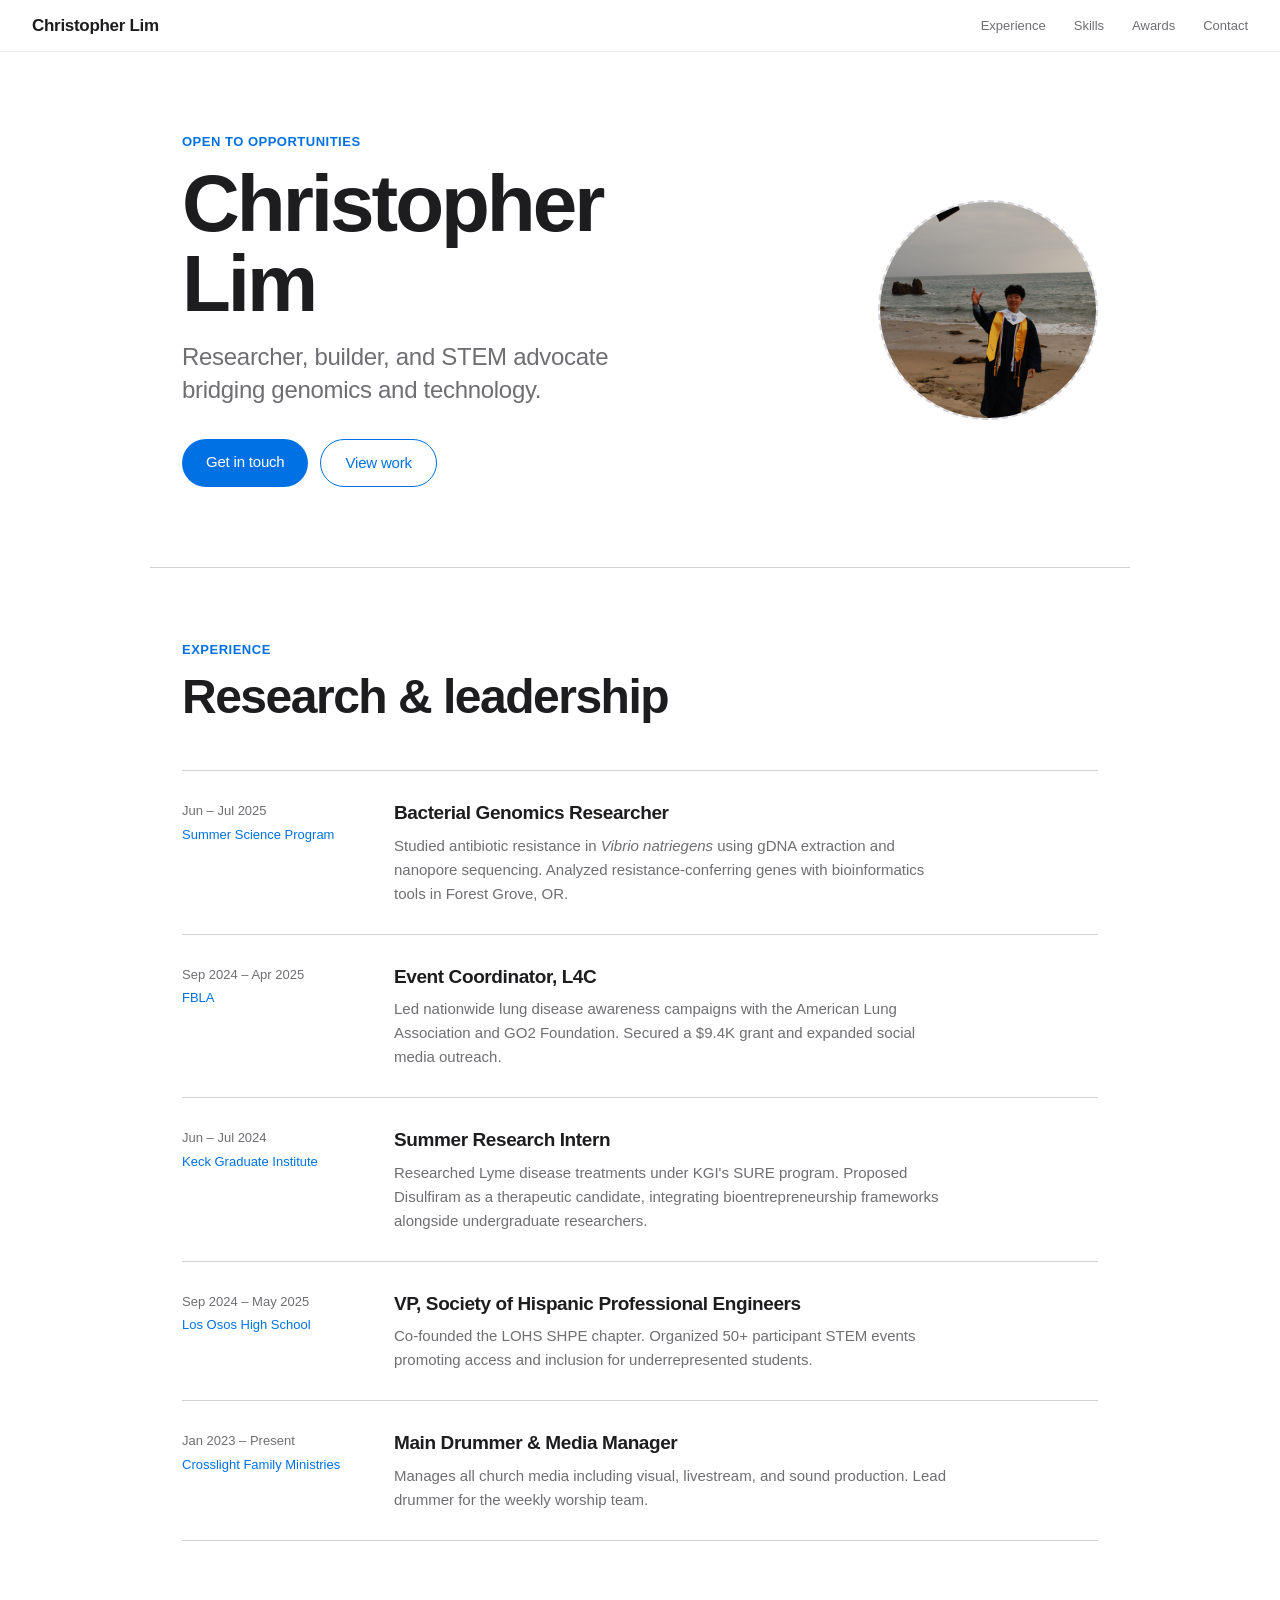
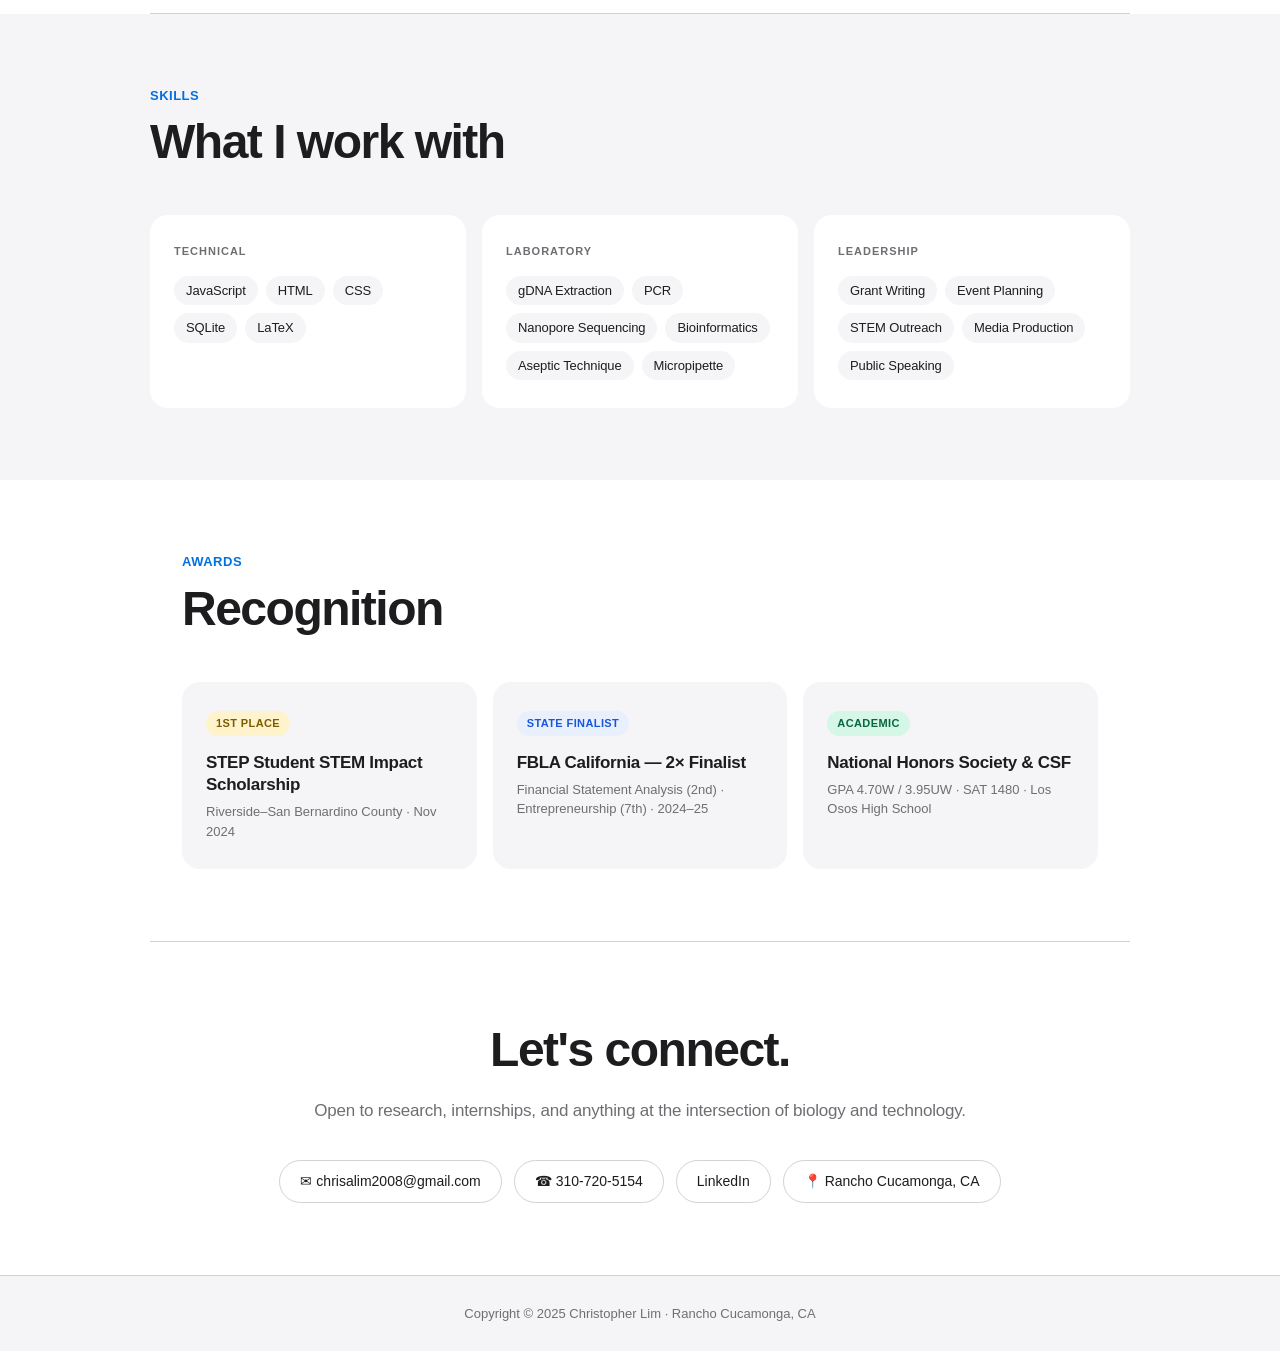
<file: index.html>
<!DOCTYPE html>
<html lang="en">
<head>
  <meta charset="UTF-8">
  <meta name="viewport" content="width=device-width, initial-scale=1.0">
  <meta name="description" content="Christopher Lim — Researcher, builder, and STEM advocate. Open to research and internship opportunities.">
  <title>Christopher Lim</title>
  <link rel="stylesheet" href="style.css">
</head>
<body>

  <!-- NAV -->
  <nav>
    <span class="nav-name">Christopher Lim</span>
    <div class="nav-links">
      <a href="#experience">Experience</a>
      <a href="#skills">Skills</a>
      <a href="#awards">Awards</a>
      <a href="#contact">Contact</a>
    </div>
  </nav>

  <!-- HERO -->
  <section class="hero">
    <div class="hero-text">
      <p class="eyebrow">Open to opportunities</p>
      <h1 class="hero-name">Christopher<br>Lim</h1>
      <p class="hero-tagline">Researcher, builder, and STEM advocate bridging genomics and technology.</p>
      <div class="hero-actions">
        <a href="mailto:chrisalim2008@gmail.com" class="btn-blue">Get in touch</a>
        <a href="#experience" class="btn-outline">View work</a>
      </div>
    </div>

    <!-- HEADSHOT UPLOADER -->
    <div class="headshot-zone" id="headshotZone">
      <img src="headshot.JPG" alt="Christopher Lim" style="width:100%;height:100%;object-fit:cover;position:absolute;inset:0;">
    </div>
  </section>

  <div class="divider"></div>

  <!-- EXPERIENCE -->
  <section class="section reveal" id="experience">
    <p class="eyebrow">Experience</p>
    <h2 class="section-heading">Research &amp; leadership</h2>
    <div class="exp-list">

      <div class="exp-row">
        <div class="exp-meta">
          <div class="exp-date">Jun – Jul 2025</div>
          <div class="exp-org">Summer Science Program</div>
        </div>
        <div class="exp-content">
          <h3>Bacterial Genomics Researcher</h3>
          <p>Studied antibiotic resistance in <em>Vibrio natriegens</em> using gDNA extraction and nanopore sequencing. Analyzed resistance-conferring genes with bioinformatics tools in Forest Grove, OR.</p>
        </div>
      </div>

      <div class="exp-row">
        <div class="exp-meta">
          <div class="exp-date">Sep 2024 – Apr 2025</div>
          <div class="exp-org">FBLA</div>
        </div>
        <div class="exp-content">
          <h3>Event Coordinator, L4C</h3>
          <p>Led nationwide lung disease awareness campaigns with the American Lung Association and GO2 Foundation. Secured a $9.4K grant and expanded social media outreach.</p>
        </div>
      </div>

      <div class="exp-row">
        <div class="exp-meta">
          <div class="exp-date">Jun – Jul 2024</div>
          <div class="exp-org">Keck Graduate Institute</div>
        </div>
        <div class="exp-content">
          <h3>Summer Research Intern</h3>
          <p>Researched Lyme disease treatments under KGI's SURE program. Proposed Disulfiram as a therapeutic candidate, integrating bioentrepreneurship frameworks alongside undergraduate researchers.</p>
        </div>
      </div>

      <div class="exp-row">
        <div class="exp-meta">
          <div class="exp-date">Sep 2024 – May 2025</div>
          <div class="exp-org">Los Osos High School</div>
        </div>
        <div class="exp-content">
          <h3>VP, Society of Hispanic Professional Engineers</h3>
          <p>Co-founded the LOHS SHPE chapter. Organized 50+ participant STEM events promoting access and inclusion for underrepresented students.</p>
        </div>
      </div>

      <div class="exp-row">
        <div class="exp-meta">
          <div class="exp-date">Jan 2023 – Present</div>
          <div class="exp-org">Crosslight Family Ministries</div>
        </div>
        <div class="exp-content">
          <h3>Main Drummer &amp; Media Manager</h3>
          <p>Manages all church media including visual, livestream, and sound production. Lead drummer for the weekly worship team.</p>
        </div>
      </div>

    </div>
  </section>

  <div class="divider"></div>

  <!-- SKILLS -->
  <section class="skills-section" id="skills">
    <div class="skills-inner reveal">
      <p class="eyebrow">Skills</p>
      <h2 class="section-heading">What I work with</h2>
      <div class="skills-grid">

        <div class="skill-tile">
          <p class="skill-label">Technical</p>
          <div class="skill-chips">
            <span class="chip">JavaScript</span>
            <span class="chip">HTML</span>
            <span class="chip">CSS</span>
            <span class="chip">SQLite</span>
            <span class="chip">LaTeX</span>
          </div>
        </div>

        <div class="skill-tile">
          <p class="skill-label">Laboratory</p>
          <div class="skill-chips">
            <span class="chip">gDNA Extraction</span>
            <span class="chip">PCR</span>
            <span class="chip">Nanopore Sequencing</span>
            <span class="chip">Bioinformatics</span>
            <span class="chip">Aseptic Technique</span>
            <span class="chip">Micropipette</span>
          </div>
        </div>

        <div class="skill-tile">
          <p class="skill-label">Leadership</p>
          <div class="skill-chips">
            <span class="chip">Grant Writing</span>
            <span class="chip">Event Planning</span>
            <span class="chip">STEM Outreach</span>
            <span class="chip">Media Production</span>
            <span class="chip">Public Speaking</span>
          </div>
        </div>

      </div>
    </div>
  </section>

  <!-- AWARDS -->
  <section class="section reveal" id="awards">
    <p class="eyebrow">Awards</p>
    <h2 class="section-heading">Recognition</h2>
    <div class="awards-grid">

      <div class="award-tile">
        <span class="badge badge-gold">1st Place</span>
        <h3>STEP Student STEM Impact Scholarship</h3>
        <p>Riverside–San Bernardino County · Nov 2024</p>
      </div>

      <div class="award-tile">
        <span class="badge badge-blue">State Finalist</span>
        <h3>FBLA California — 2× Finalist</h3>
        <p>Financial Statement Analysis (2nd) · Entrepreneurship (7th) · 2024–25</p>
      </div>

      <div class="award-tile">
        <span class="badge badge-green">Academic</span>
        <h3>National Honors Society &amp; CSF</h3>
        <p>GPA 4.70W / 3.95UW · SAT 1480 · Los Osos High School</p>
      </div>

    </div>
  </section>

  <div class="divider"></div>

  <!-- CONTACT -->
  <section class="contact-section reveal" id="contact">
    <h2>Let's connect.</h2>
    <p>Open to research, internships, and anything at the intersection of biology and technology.</p>
    <div class="contact-links">
      <a href="mailto:chrisalim2008@gmail.com" class="contact-chip">✉ chrisalim2008@gmail.com</a>
      <a href="tel:3107205154" class="contact-chip">☎ 310-720-5154</a>
      <a href="https://www.linkedin.com/in/0-chrislim/" target="_blank" class="contact-chip">LinkedIn</a>
      <span class="contact-chip">📍 Rancho Cucamonga, CA</span>
    </div>
  </section>

  <footer>
    <p>Copyright &copy; 2025 Christopher Lim &middot; Rancho Cucamonga, CA</p>
  </footer>

  <script src="script.js"></script>
</body>
</html>
</file>
<file: style.css>
/* =============================================
   Christopher Lim — Personal Landing Page
   Style: Apple-inspired, Helvetica, bright/modern
   ============================================= */

*, *::before, *::after {
  margin: 0;
  padding: 0;
  box-sizing: border-box;
}

:root {
  --white: #ffffff;
  --off: #f5f5f7;
  --off2: #e8e8ed;
  --text: #1d1d1f;
  --secondary: #6e6e73;
  --blue: #0071e3;
  --blue-hover: #0077ed;
  --border: #d2d2d7;
  --radius: 18px;
}

html {
  scroll-behavior: smooth;
}

body {
  background: var(--white);
  color: var(--text);
  font-family: 'Helvetica Neue', Helvetica, Arial, sans-serif;
  -webkit-font-smoothing: antialiased;
  -moz-osx-font-smoothing: grayscale;
  line-height: 1.5;
}

/* =============================================
   NAV
   ============================================= */

nav {
  position: sticky;
  top: 0;
  z-index: 100;
  background: rgba(255, 255, 255, 0.85);
  backdrop-filter: saturate(180%) blur(20px);
  -webkit-backdrop-filter: saturate(180%) blur(20px);
  border-bottom: 1px solid rgba(0, 0, 0, 0.08);
  padding: 0 2rem;
  height: 52px;
  display: flex;
  align-items: center;
  justify-content: space-between;
}

.nav-name {
  font-size: 17px;
  font-weight: 600;
  letter-spacing: -0.3px;
  color: var(--text);
}

.nav-links {
  display: flex;
  gap: 1.75rem;
}

.nav-links a {
  font-size: 13px;
  color: var(--secondary);
  text-decoration: none;
  transition: color 0.15s;
}

.nav-links a:hover {
  color: var(--text);
}

/* =============================================
   HERO
   ============================================= */

.hero {
  padding: 80px 2rem 80px;
  max-width: 980px;
  margin: 0 auto;
  display: flex;
  align-items: center;
  gap: 64px;
}

.hero-text {
  flex: 1;
}

.eyebrow {
  font-size: 13px;
  font-weight: 600;
  color: var(--blue);
  letter-spacing: 0.5px;
  text-transform: uppercase;
  margin-bottom: 12px;
}

.hero-name {
  font-size: clamp(48px, 7vw, 80px);
  font-weight: 700;
  letter-spacing: -3px;
  line-height: 1;
  margin-bottom: 16px;
  color: var(--text);
}

.hero-tagline {
  font-size: clamp(18px, 2.5vw, 24px);
  font-weight: 400;
  color: var(--secondary);
  line-height: 1.4;
  margin-bottom: 32px;
  letter-spacing: -0.3px;
  max-width: 440px;
}

.hero-actions {
  display: flex;
  gap: 12px;
  flex-wrap: wrap;
}

/* =============================================
   BUTTONS
   ============================================= */

.btn-blue {
  padding: 12px 24px;
  background: var(--blue);
  color: #fff;
  border: none;
  border-radius: 980px;
  font-size: 15px;
  font-weight: 500;
  cursor: pointer;
  text-decoration: none;
  display: inline-block;
  transition: background 0.15s, transform 0.1s;
  letter-spacing: -0.2px;
}

.btn-blue:hover {
  background: var(--blue-hover);
  transform: translateY(-1px);
}

.btn-outline {
  padding: 12px 24px;
  background: transparent;
  color: var(--blue);
  border: 1.5px solid var(--blue);
  border-radius: 980px;
  font-size: 15px;
  font-weight: 500;
  cursor: pointer;
  text-decoration: none;
  display: inline-block;
  transition: all 0.15s;
  letter-spacing: -0.2px;
}

.btn-outline:hover {
  background: var(--blue);
  color: #fff;
}

/* =============================================
   HEADSHOT UPLOADER
   ============================================= */

.headshot-zone {
  flex-shrink: 0;
  width: 220px;
  height: 220px;
  border-radius: 50%;
  background: var(--off);
  border: 2px dashed var(--border);
  display: flex;
  flex-direction: column;
  align-items: center;
  justify-content: center;
  cursor: pointer;
  transition: border-color 0.2s, background 0.2s;
  overflow: hidden;
  position: relative;
  gap: 6px;
  text-align: center;
  padding: 1.5rem;
}

.headshot-zone:hover {
  border-color: var(--blue);
  background: #f0f7ff;
}

.headshot-zone input[type="file"] {
  display: none;
}

.headshot-zone img {
  width: 100%;
  height: 100%;
  object-fit: cover;
  position: absolute;
  inset: 0;
}

.upload-icon {
  font-size: 28px;
  line-height: 1;
  color: var(--secondary);
}

.upload-label {
  font-size: 13px;
  font-weight: 500;
  color: var(--secondary);
}

.upload-hint {
  font-size: 12px;
  color: var(--border);
}

/* =============================================
   DIVIDER
   ============================================= */

.divider {
  height: 1px;
  background: var(--border);
  max-width: 980px;
  margin: 0 auto;
}

/* =============================================
   SECTIONS
   ============================================= */

.section {
  padding: 72px 2rem;
  max-width: 980px;
  margin: 0 auto;
}

.section-heading {
  font-size: clamp(28px, 4vw, 48px);
  font-weight: 700;
  letter-spacing: -1.5px;
  line-height: 1.05;
  margin-bottom: 48px;
  color: var(--text);
}

/* =============================================
   EXPERIENCE
   ============================================= */

.exp-list {
  display: flex;
  flex-direction: column;
}

.exp-row {
  display: grid;
  grid-template-columns: 180px 1fr;
  gap: 32px;
  padding: 28px 0;
  border-top: 1px solid var(--border);
}

.exp-row:last-child {
  border-bottom: 1px solid var(--border);
}

.exp-meta {
  padding-top: 2px;
}

.exp-date {
  font-size: 13px;
  color: var(--secondary);
  font-weight: 400;
  line-height: 1.5;
}

.exp-org {
  font-size: 13px;
  color: var(--blue);
  font-weight: 500;
  margin-top: 4px;
}

.exp-content h3 {
  font-size: 19px;
  font-weight: 600;
  letter-spacing: -0.4px;
  margin-bottom: 6px;
  color: var(--text);
}

.exp-content p {
  font-size: 15px;
  color: var(--secondary);
  line-height: 1.6;
  max-width: 560px;
}

/* =============================================
   SKILLS
   ============================================= */

.skills-section {
  background: var(--off);
  padding: 72px 2rem;
}

.skills-inner {
  max-width: 980px;
  margin: 0 auto;
}

.skills-grid {
  display: grid;
  grid-template-columns: repeat(3, 1fr);
  gap: 16px;
}

.skill-tile {
  background: var(--white);
  border-radius: var(--radius);
  padding: 28px 24px;
  transition: transform 0.2s, box-shadow 0.2s;
}

.skill-tile:hover {
  transform: translateY(-3px);
  box-shadow: 0 8px 32px rgba(0, 0, 0, 0.08);
}

.skill-label {
  font-size: 11px;
  font-weight: 700;
  letter-spacing: 1px;
  text-transform: uppercase;
  color: var(--secondary);
  margin-bottom: 16px;
}

.skill-chips {
  display: flex;
  flex-wrap: wrap;
  gap: 8px;
}

.chip {
  padding: 5px 12px;
  background: var(--off);
  border-radius: 980px;
  font-size: 13px;
  color: var(--text);
  font-weight: 400;
  letter-spacing: -0.1px;
}

/* =============================================
   AWARDS
   ============================================= */

.awards-grid {
  display: grid;
  grid-template-columns: repeat(3, 1fr);
  gap: 16px;
}

.award-tile {
  background: var(--off);
  border-radius: var(--radius);
  padding: 28px 24px;
  transition: transform 0.2s;
}

.award-tile:hover {
  transform: translateY(-3px);
}

.badge {
  display: inline-block;
  padding: 4px 10px;
  border-radius: 980px;
  font-size: 11px;
  font-weight: 600;
  letter-spacing: 0.4px;
  text-transform: uppercase;
  margin-bottom: 16px;
}

.badge-gold {
  background: #fff3cc;
  color: #7d5c00;
}

.badge-blue {
  background: #e8f0fe;
  color: #1a56db;
}

.badge-green {
  background: #d4f7e8;
  color: #0a6640;
}

.award-tile h3 {
  font-size: 17px;
  font-weight: 600;
  letter-spacing: -0.3px;
  line-height: 1.3;
  margin-bottom: 6px;
  color: var(--text);
}

.award-tile p {
  font-size: 13px;
  color: var(--secondary);
}

/* =============================================
   CONTACT
   ============================================= */

.contact-section {
  padding: 72px 2rem;
  max-width: 980px;
  margin: 0 auto;
  text-align: center;
}

.contact-section h2 {
  font-size: clamp(28px, 4vw, 48px);
  font-weight: 700;
  letter-spacing: -1.5px;
  margin-bottom: 12px;
  color: var(--text);
}

.contact-section > p {
  font-size: 17px;
  color: var(--secondary);
  margin-bottom: 36px;
  letter-spacing: -0.2px;
}

.contact-links {
  display: flex;
  justify-content: center;
  flex-wrap: wrap;
  gap: 12px;
}

.contact-chip {
  display: flex;
  align-items: center;
  gap: 8px;
  padding: 10px 20px;
  border-radius: 980px;
  border: 1.5px solid var(--border);
  font-size: 14px;
  color: var(--text);
  text-decoration: none;
  transition: border-color 0.15s, color 0.15s;
  font-weight: 400;
}

.contact-chip:hover {
  border-color: var(--blue);
  color: var(--blue);
}

/* =============================================
   FOOTER
   ============================================= */

footer {
  background: var(--off);
  border-top: 1px solid var(--border);
  padding: 28px 2rem;
  text-align: center;
}

footer p {
  font-size: 13px;
  color: var(--secondary);
}

/* =============================================
   SCROLL REVEAL
   ============================================= */

.reveal {
  opacity: 0;
  transform: translateY(24px);
  transition: opacity 0.6s ease, transform 0.6s ease;
}

.reveal.visible {
  opacity: 1;
  transform: translateY(0);
}

/* =============================================
   RESPONSIVE
   ============================================= */

@media (max-width: 768px) {
  .hero {
    flex-direction: column-reverse;
    gap: 36px;
    padding: 48px 1.5rem;
    text-align: center;
  }

  .hero-tagline {
    margin-left: auto;
    margin-right: auto;
  }

  .hero-actions {
    justify-content: center;
  }

  .headshot-zone {
    width: 150px;
    height: 150px;
  }

  .exp-row {
    grid-template-columns: 1fr;
    gap: 8px;
  }

  .skills-grid,
  .awards-grid {
    grid-template-columns: 1fr;
  }

  .nav-links {
    display: none;
  }
}
</file>
